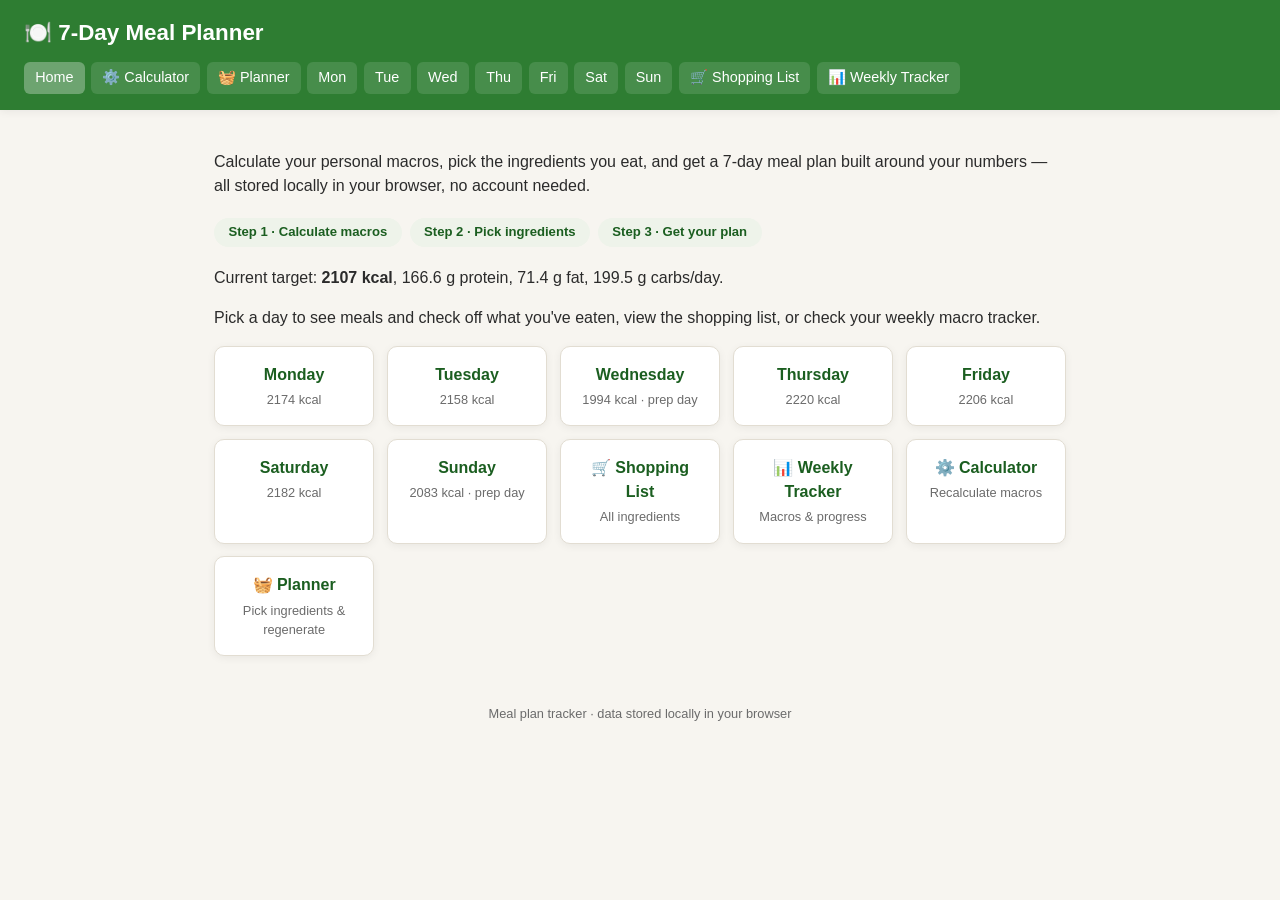
<file: index.html>
<!DOCTYPE html>
<html lang="en">
<head>
<meta charset="UTF-8">
<meta name="viewport" content="width=device-width, initial-scale=1.0">
<title>Meal Planner</title>
<link rel="stylesheet" href="css/style.css">
</head>
<body>
<header class="site-header">
  <h1>🍽️ 7-Day Meal Planner</h1>
  <nav class="main-nav" id="main-nav"></nav>
</header>
<main>
  <p class="intro-text">Calculate your personal macros, pick the ingredients you eat, and get a 7-day meal plan built around your numbers — all stored locally in your browser, no account needed.</p>

  <div class="step-banner">
    <span id="step1-badge">Step 1 · Calculate macros</span>
    <span id="step2-badge">Step 2 · Pick ingredients</span>
    <span id="step3-badge">Step 3 · Get your plan</span>
  </div>

  <p id="overall-target-line"></p>
  <p>Pick a day to see meals and check off what you've eaten, view the shopping list, or check your weekly macro tracker.</p>

  <div class="day-nav-grid" id="day-nav-grid"></div>
</main>
<footer class="site-footer">Meal plan tracker &middot; data stored locally in your browser</footer>
<script src="js/data.js"></script>
<script src="js/storage.js"></script>
<script src="js/state.js"></script>
<script src="js/nav.js"></script>
<script>
  renderNav('home');

  const target = getActiveOverallTarget();
  document.getElementById('overall-target-line').innerHTML =
    `Current target: <strong>${target.kcal} kcal</strong>, ${target.protein} g protein, ${target.fat} g fat, ${target.carbs} g carbs/day.`;

  if (loadMacros()) document.getElementById('step1-badge').classList.add('done');
  if (loadSelectedIngredients().length) document.getElementById('step2-badge').classList.add('done');
  if (hasGeneratedPlan()) document.getElementById('step3-badge').classList.add('done');

  const plan = getActiveMealPlan();
  const grid = document.getElementById('day-nav-grid');
  DAY_ORDER.forEach((day) => {
    const data = plan[day];
    const a = document.createElement('a');
    a.href = `src/${day.toLowerCase()}.html`;
    a.innerHTML = `${day}<span class="sub">${data.target.kcal} kcal${data.note ? ` · ${data.note}` : ''}</span>`;
    grid.appendChild(a);
  });
  grid.innerHTML += `
    <a href="src/shopping.html">🛒 Shopping List<span class="sub">All ingredients</span></a>
    <a href="src/tracker.html">📊 Weekly Tracker<span class="sub">Macros &amp; progress</span></a>
    <a href="calculator.html">⚙️ Calculator<span class="sub">Recalculate macros</span></a>
    <a href="planner.html">🧺 Planner<span class="sub">Pick ingredients &amp; regenerate</span></a>
  `;
</script>
</body>
</html>
</file>
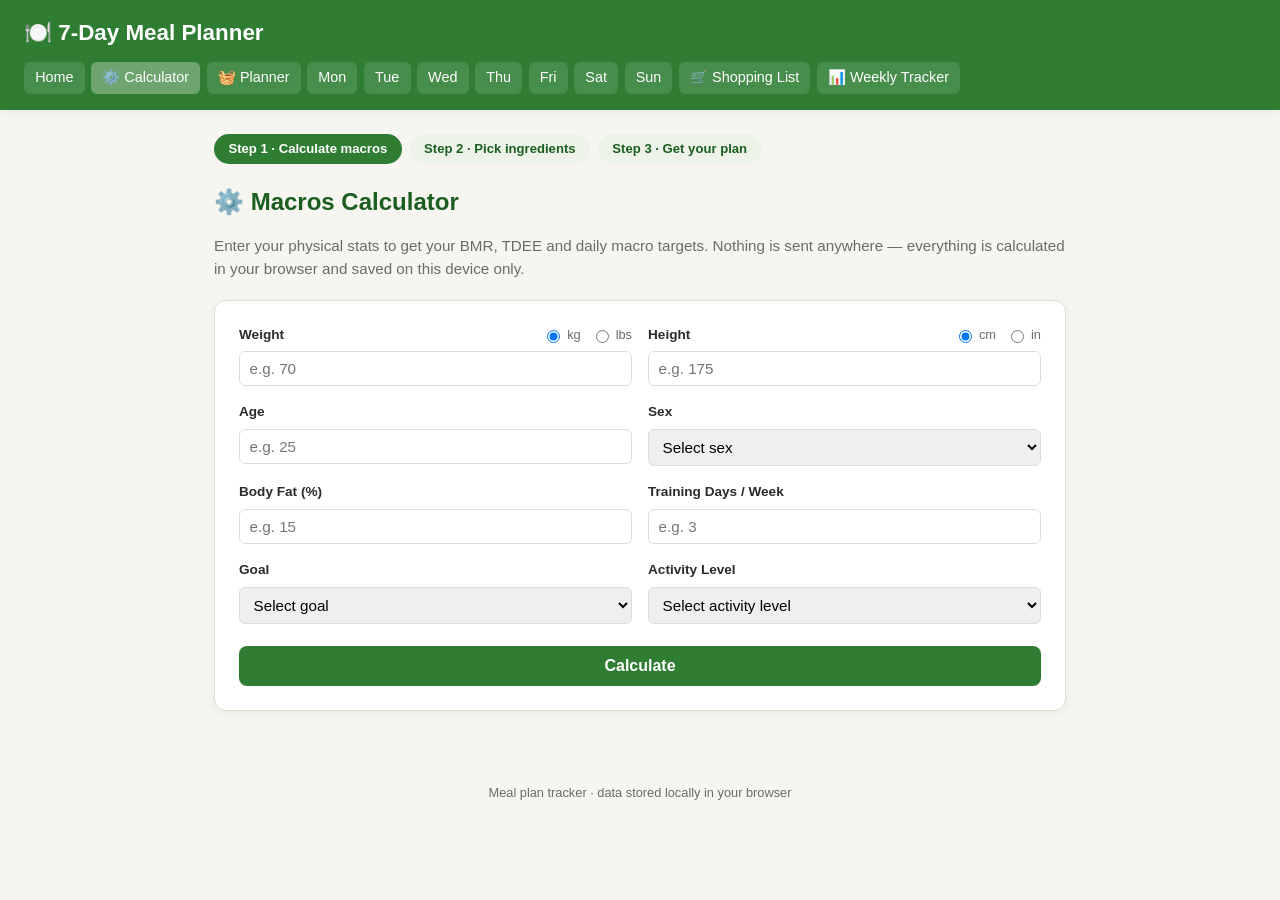
<file: calculator.html>
<!DOCTYPE html>
<html lang="en">
<head>
<meta charset="UTF-8">
<meta name="viewport" content="width=device-width, initial-scale=1.0">
<title>Macros Calculator - Meal Planner</title>
<link rel="stylesheet" href="css/style.css">
</head>
<body>
<header class="site-header">
  <h1>🍽️ 7-Day Meal Planner</h1>
  <nav class="main-nav" id="main-nav"></nav>
</header>
<main>
  <div class="step-banner">
    <span class="done">Step 1 · Calculate macros</span>
    <span>Step 2 · Pick ingredients</span>
    <span>Step 3 · Get your plan</span>
  </div>

  <h2 class="day-title">⚙️ Macros Calculator</h2>
  <p class="day-summary">Enter your physical stats to get your BMR, TDEE and daily macro targets. Nothing is sent anywhere — everything is calculated in your browser and saved on this device only.</p>

  <div class="form-card">
    <form id="calc-form" class="form-grid">
      <div class="field-group">
        <div class="unit-toggle-row">
          <span>Weight</span>
          <div style="display:flex; gap:10px;">
            <label class="radio-option"><input type="radio" name="weight_unit" value="kg" checked> kg</label>
            <label class="radio-option"><input type="radio" name="weight_unit" value="lb"> lbs</label>
          </div>
        </div>
        <input type="number" step="0.1" id="weight" min="1" required placeholder="e.g. 70">
      </div>

      <div class="field-group">
        <div class="unit-toggle-row">
          <span>Height</span>
          <div style="display:flex; gap:10px;">
            <label class="radio-option"><input type="radio" name="height_unit" value="cm" checked> cm</label>
            <label class="radio-option"><input type="radio" name="height_unit" value="in"> in</label>
          </div>
        </div>
        <input type="number" step="0.1" id="height" min="1" required placeholder="e.g. 175">
      </div>

      <div class="field-group">
        <label for="age">Age</label>
        <input id="age" type="number" min="1" required placeholder="e.g. 25">
      </div>

      <div class="field-group">
        <label for="sex">Sex</label>
        <select id="sex" required>
          <option value="" selected disabled>Select sex</option>
          <option value="male">Male</option>
          <option value="female">Female</option>
        </select>
      </div>

      <div class="field-group">
        <label for="bodyfat">Body Fat (%)</label>
        <input id="bodyfat" type="number" step="0.1" min="1" max="70" required placeholder="e.g. 15">
      </div>

      <div class="field-group">
        <label for="trainingdays">Training Days / Week</label>
        <input id="trainingdays" type="number" min="0" max="7" required placeholder="e.g. 3">
      </div>

      <div class="field-group">
        <label for="goal">Goal</label>
        <select id="goal" required>
          <option value="" selected disabled>Select goal</option>
          <option value="fatloss">Fat Loss</option>
          <option value="maintenance">Maintenance</option>
          <option value="musclegain">Muscle Gain</option>
        </select>
      </div>

      <div class="field-group">
        <label for="activity">Activity Level</label>
        <select id="activity" required>
          <option value="" selected disabled>Select activity level</option>
          <option value="1.2">Sedentary — little/no exercise</option>
          <option value="1.375">Lightly Active — 1-3 days/week</option>
          <option value="1.55">Moderately Active — 3-5 days/week</option>
          <option value="1.725">Very Active — 6-7 days/week</option>
          <option value="1.9">Extra Active — hard daily training/physical job</option>
        </select>
      </div>

      <div class="field-group" id="deficit-wrapper" style="display:none;">
        <label for="deficit">Deficit (kcal)</label>
        <input id="deficit" type="number" min="0" step="1" placeholder="e.g. 300">
      </div>

      <button type="submit" class="submit-btn">Calculate</button>
    </form>
  </div>

  <div id="results" style="display:none;">
    <h2>Basal Metabolic Rate (BMR)</h2>
    <p class="day-summary">Click a method below to use it for your TDEE and macro targets.</p>
    <div class="result-grid">
      <div class="result-item selectable" id="bmr-mifflin" data-method="mifflin"><span class="label">Mifflin-St Jeor</span><span class="value" id="r-mifflin"></span></div>
      <div class="result-item selectable" id="bmr-harris" data-method="harris"><span class="label">Harris-Benedict</span><span class="value" id="r-harris"></span></div>
      <div class="result-item selectable" id="bmr-katch" data-method="katch"><span class="label">Katch-McArdle</span><span class="value" id="r-katch"></span></div>
    </div>

    <h2>Daily Energy &amp; Macros</h2>
    <div class="result-grid">
      <div class="result-item highlight"><span class="label">TDEE</span><span class="value" id="r-tdee"></span></div>
      <div class="result-item highlight"><span class="label">Target Calories</span><span class="value" id="r-calories"></span></div>
      <div class="result-item"><span class="label">Applied Deficit</span><span class="value" id="r-deficit"></span></div>
    </div>
    <div class="result-grid">
      <div class="result-item"><span class="label">Protein</span><span class="value" id="r-protein"></span></div>
      <div class="result-item"><span class="label">Fat</span><span class="value" id="r-fat"></span></div>
      <div class="result-item"><span class="label">Carbs</span><span class="value" id="r-carbs"></span></div>
    </div>

    <div class="info-box">
      Your macros are saved in this browser. Head to the Planner to pick the ingredients you have on hand and generate a 7-day meal plan built around these numbers.
    </div>

    <a class="submit-btn" href="planner.html" style="display:inline-block; text-decoration:none; text-align:center;">Continue to Planner &rarr;</a>
  </div>
</main>
<footer class="site-footer">Meal plan tracker &middot; data stored locally in your browser</footer>
<script src="js/data.js"></script>
<script src="js/storage.js"></script>
<script src="js/state.js"></script>
<script src="js/nav.js"></script>
<script src="js/macroEngine.js"></script>
<script>
  renderNav('calculator');

  const goalSelect = document.getElementById('goal');
  const deficitWrapper = document.getElementById('deficit-wrapper');
  const deficitInput = document.getElementById('deficit');

  function toggleDeficitField() {
    const show = goalSelect.value === 'fatloss';
    deficitWrapper.style.display = show ? 'flex' : 'none';
    deficitInput.required = show;
    if (!show) deficitInput.value = '';
  }
  goalSelect.addEventListener('change', toggleDeficitField);

  function fmt(n, unit) { return `${n} ${unit}`; }

  const bmrCards = {
    mifflin: document.getElementById('bmr-mifflin'),
    harris: document.getElementById('bmr-harris'),
    katch: document.getElementById('bmr-katch')
  };

  function highlightMethod(method) {
    Object.entries(bmrCards).forEach(([key, el]) => {
      el.classList.toggle('selected', key === method);
    });
  }

  function showResults(macros) {
    document.getElementById('r-mifflin').textContent = fmt(macros.mifflin, 'kcal');
    document.getElementById('r-harris').textContent = fmt(macros.harris, 'kcal');
    document.getElementById('r-katch').textContent = fmt(macros.katch, 'kcal');
    document.getElementById('r-tdee').textContent = fmt(macros.tdee, 'kcal');
    document.getElementById('r-calories').textContent = fmt(macros.calories, 'kcal');
    document.getElementById('r-deficit').textContent = fmt(macros.deficit, 'kcal');
    document.getElementById('r-protein').textContent = fmt(macros.protein, 'g');
    document.getElementById('r-fat').textContent = fmt(macros.fat, 'g');
    document.getElementById('r-carbs').textContent = fmt(macros.carbs, 'g');
    document.getElementById('results').style.display = 'block';
    highlightMethod(macros.tdeeMethod || 'mifflin');
  }

  function readProfileFromForm() {
    const weightUnit = document.querySelector('input[name="weight_unit"]:checked').value;
    const heightUnit = document.querySelector('input[name="height_unit"]:checked').value;
    let weightKg = parseFloat(document.getElementById('weight').value);
    let heightCm = parseFloat(document.getElementById('height').value);
    if (weightUnit === 'lb') weightKg = lbToKg(weightKg);
    if (heightUnit === 'in') heightCm = inToCm(heightCm);

    return {
      weightKg,
      heightCm,
      age: parseInt(document.getElementById('age').value, 10),
      sex: document.getElementById('sex').value,
      bodyFatPercent: parseFloat(document.getElementById('bodyfat').value),
      trainingDaysPerWeek: parseInt(document.getElementById('trainingdays').value, 10),
      goal: document.getElementById('goal').value,
      activityMultiplier: parseFloat(document.getElementById('activity').value),
      deficitCalories: parseInt(deficitInput.value || '0', 10),
      tdeeMethod: (loadProfile() || {}).tdeeMethod || 'mifflin'
    };
  }

  function recalcAndShow(profile) {
    const macros = computeMacroPlan(profile);
    macros.tdeeMethod = profile.tdeeMethod;
    saveProfile(profile);
    saveMacros(macros);
    clearGeneratedPlan(); // macros changed, previous generated plan is now stale
    showResults(macros);
    return macros;
  }

  document.getElementById('calc-form').addEventListener('submit', (e) => {
    e.preventDefault();
    const profile = readProfileFromForm();
    recalcAndShow(profile);
  });

  // Clicking a BMR card selects that method and recomputes TDEE/macros with it.
  Object.entries(bmrCards).forEach(([method, el]) => {
    el.addEventListener('click', () => {
      const profile = loadProfile();
      if (!profile) return;
      profile.tdeeMethod = method;
      recalcAndShow(profile);
    });
  });

  // Pre-fill from a previously saved profile, if any.
  (function prefill() {
    const p = loadProfile();
    if (!p) return;
    document.getElementById('weight').value = p.weightKg;
    document.getElementById('height').value = p.heightCm;
    document.getElementById('age').value = p.age;
    document.getElementById('sex').value = p.sex;
    document.getElementById('bodyfat').value = p.bodyFatPercent;
    document.getElementById('trainingdays').value = p.trainingDaysPerWeek;
    document.getElementById('goal').value = p.goal;
    document.getElementById('activity').value = p.activityMultiplier;
    deficitInput.value = p.deficitCalories || '';
    toggleDeficitField();
    const macros = loadMacros();
    if (macros) showResults(macros);
  })();
</script>
</body>
</html>
</file>
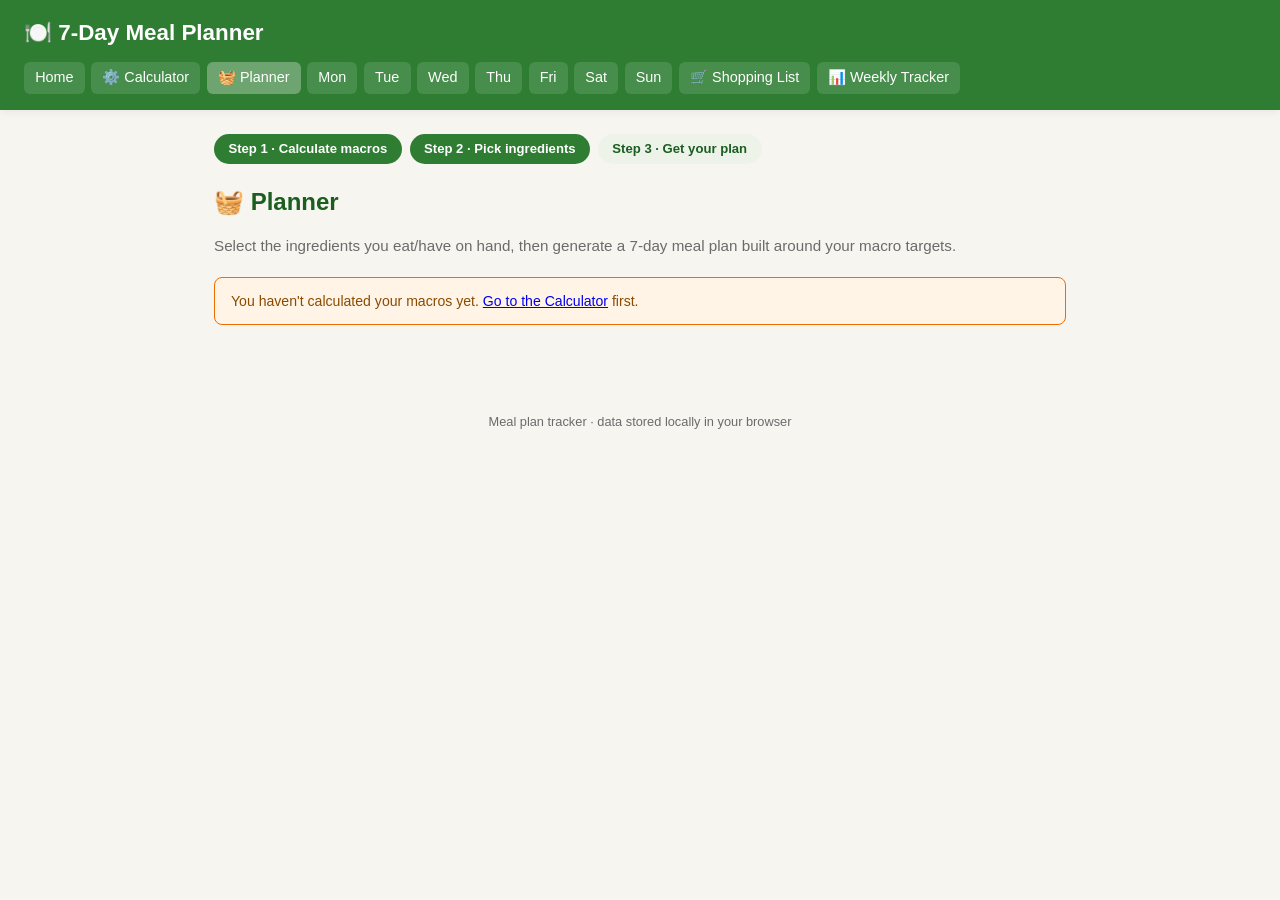
<file: planner.html>
<!DOCTYPE html>
<html lang="en">
<head>
<meta charset="UTF-8">
<meta name="viewport" content="width=device-width, initial-scale=1.0">
<title>Planner - Meal Planner</title>
<link rel="stylesheet" href="css/style.css">
</head>
<body>
<header class="site-header">
  <h1>🍽️ 7-Day Meal Planner</h1>
  <nav class="main-nav" id="main-nav"></nav>
</header>
<main>
  <div class="step-banner">
    <span class="done">Step 1 · Calculate macros</span>
    <span class="done">Step 2 · Pick ingredients</span>
    <span>Step 3 · Get your plan</span>
  </div>

  <h2 class="day-title">🧺 Planner</h2>
  <p class="day-summary">Select the ingredients you eat/have on hand, then generate a 7-day meal plan built around your macro targets.</p>

  <div id="no-macros-warning" class="warning-box" style="display:none;">
    You haven't calculated your macros yet. <a href="calculator.html">Go to the Calculator</a> first.
  </div>

  <div id="macro-summary" class="result-grid"></div>

  <div id="ingredient-picker" class="form-card">
    <div id="ingredient-groups"></div>
    <button id="generate-btn" class="submit-btn" type="button">Generate 7-Day Plan</button>
  </div>

  <div id="warnings" class="warning-box" style="display:none;"></div>

  <div id="plan-preview" style="display:none;">
    <h2>Your Generated Plan</h2>
    <div class="day-nav-grid" id="plan-day-grid"></div>
    <p class="day-summary">
      <a href="src/tracker.html">📊 Weekly Tracker</a> &middot;
      <a href="src/shopping.html">🛒 Shopping List</a>
    </p>
    <button id="regenerate-btn" class="submit-btn secondary" type="button">Regenerate (shuffle ingredient combos)</button>
  </div>
</main>
<footer class="site-footer">Meal plan tracker &middot; data stored locally in your browser</footer>
<script src="js/data.js"></script>
<script src="js/storage.js"></script>
<script src="js/state.js"></script>
<script src="js/nav.js"></script>
<script src="js/foodDatabase.js"></script>
<script src="js/mealEngine.js"></script>
<script>
  renderNav('planner');

  const macros = loadMacros();
  if (!macros) {
    document.getElementById('no-macros-warning').style.display = 'block';
    document.getElementById('ingredient-picker').style.display = 'none';
  } else {
    document.getElementById('macro-summary').innerHTML = `
      <div class="result-item highlight"><span class="label">Target Calories</span><span class="value">${macros.calories} kcal</span></div>
      <div class="result-item"><span class="label">Protein</span><span class="value">${macros.protein} g</span></div>
      <div class="result-item"><span class="label">Fat</span><span class="value">${macros.fat} g</span></div>
      <div class="result-item"><span class="label">Carbs</span><span class="value">${macros.carbs} g</span></div>
    `;
  }

  const selected = new Set(loadSelectedIngredients());

  function renderIngredientGroups() {
    const container = document.getElementById('ingredient-groups');
    container.innerHTML = '';
    ['protein', 'carb', 'fat', 'veg'].forEach((cat) => {
      const items = FOOD_DATABASE.filter((f) => f.category === cat);
      const section = document.createElement('div');
      section.className = 'ingredient-category';
      section.innerHTML = `<h3>${FOOD_CATEGORY_LABELS[cat]}</h3>`;
      const grid = document.createElement('div');
      grid.className = 'ingredient-grid';
      items.forEach((item) => {
        const label = document.createElement('label');
        label.className = 'ingredient-item';
        label.innerHTML = `<input type="checkbox" value="${item.id}" ${selected.has(item.id) ? 'checked' : ''}> ${item.name}`;
        label.querySelector('input').addEventListener('change', (e) => {
          if (e.target.checked) selected.add(item.id);
          else selected.delete(item.id);
          saveSelectedIngredients(Array.from(selected));
        });
        grid.appendChild(label);
      });
      section.appendChild(grid);
      container.appendChild(section);
    });
  }

  function renderPlanPreview(plan) {
    const grid = document.getElementById('plan-day-grid');
    grid.innerHTML = '';
    DAY_ORDER.forEach((day) => {
      const a = document.createElement('a');
      a.href = `src/${day.toLowerCase()}.html`;
      a.innerHTML = `${day}<span class="sub">${plan[day].target.kcal} kcal</span>`;
      grid.appendChild(a);
    });
    document.getElementById('plan-preview').style.display = 'block';
  }

  function generatePlan() {
    if (!macros) return;
    if (!selected.size) {
      alert('Select at least a few ingredients first.');
      return;
    }
    const { plan, shoppingTotals, warnings } = generateWeekPlan(macros, Array.from(selected));
    saveGeneratedPlan(plan);
    saveGeneratedShopping(buildShoppingList(shoppingTotals));

    const warningBox = document.getElementById('warnings');
    if (warnings.length) {
      warningBox.style.display = 'block';
      warningBox.innerHTML = `<strong>Heads up:</strong><ul>${warnings.map((w) => `<li>${w}</li>`).join('')}</ul>`;
    } else {
      warningBox.style.display = 'none';
    }

    renderPlanPreview(plan);
  }

  document.getElementById('generate-btn').addEventListener('click', generatePlan);
  document.getElementById('regenerate-btn')?.addEventListener('click', generatePlan);

  renderIngredientGroups();
  if (hasGeneratedPlan()) {
    renderPlanPreview(getActiveMealPlan());
  }
</script>
</body>
</html>
</file>
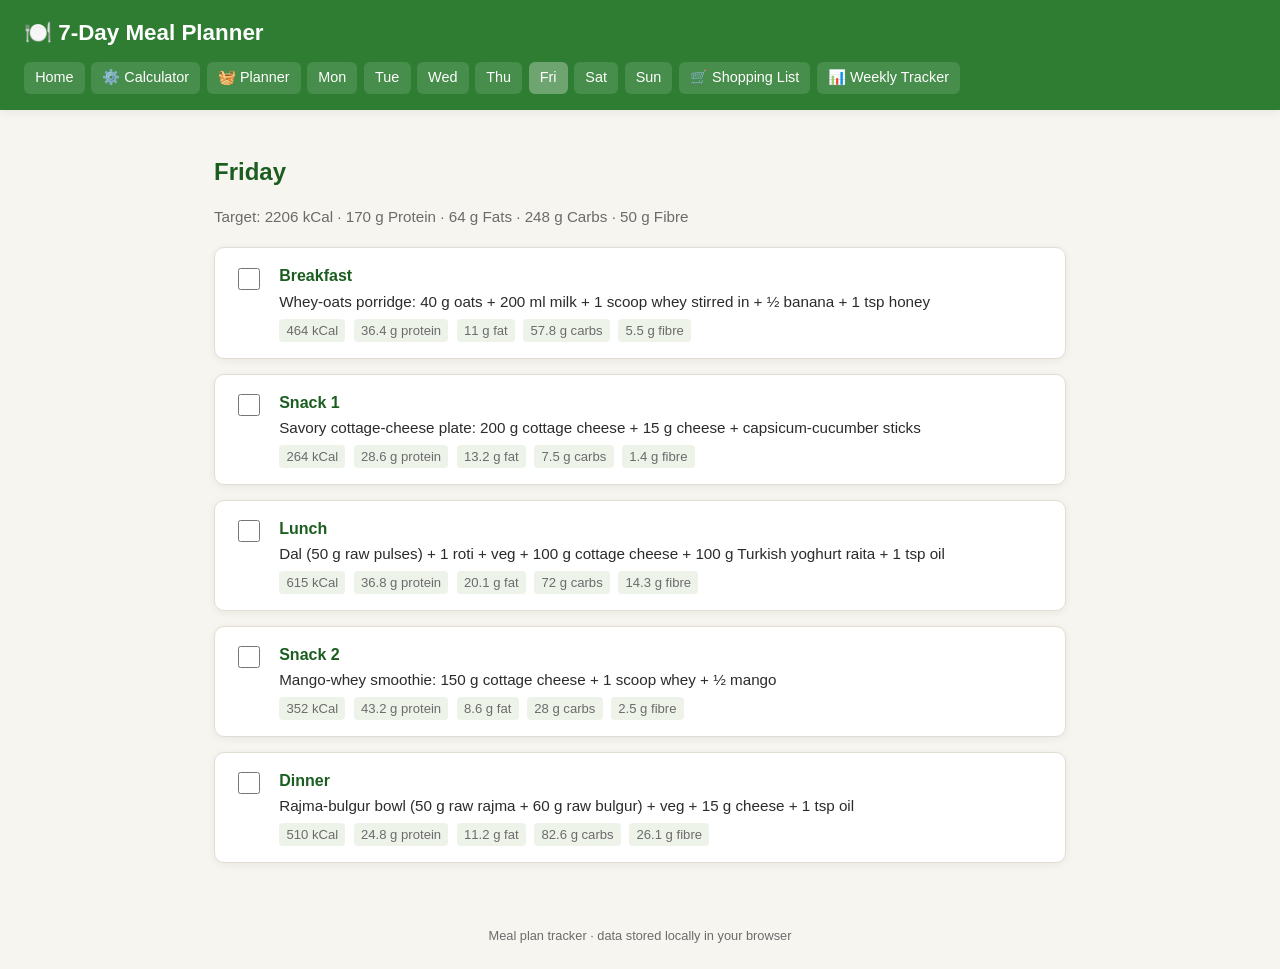
<file: src/friday.html>
<!DOCTYPE html>
<html lang="en">
<head>
<meta charset="UTF-8">
<meta name="viewport" content="width=device-width, initial-scale=1.0">
<title>Friday - Meal Planner</title>
<link rel="stylesheet" href="../css/style.css">
</head>
<body>
<header class="site-header">
  <h1>🍽️ 7-Day Meal Planner</h1>
  <nav class="main-nav" id="main-nav"></nav>
</header>
<main>
  <h2 class="day-title" id="day-title">Friday</h2>
  <p class="day-summary" id="day-summary"></p>
  <div id="meal-list"></div>
</main>
<footer class="site-footer">Meal plan tracker &middot; data stored locally in your browser</footer>
<script src="../js/data.js"></script>
<script src="../js/storage.js"></script>
<script src="../js/state.js"></script>
<script src="../js/nav.js"></script>
<script>
  window.CURRENT_DAY = "Friday";
  renderNav('Friday');
</script>
<script src="../js/day.js"></script>
</body>
</html>
</file>
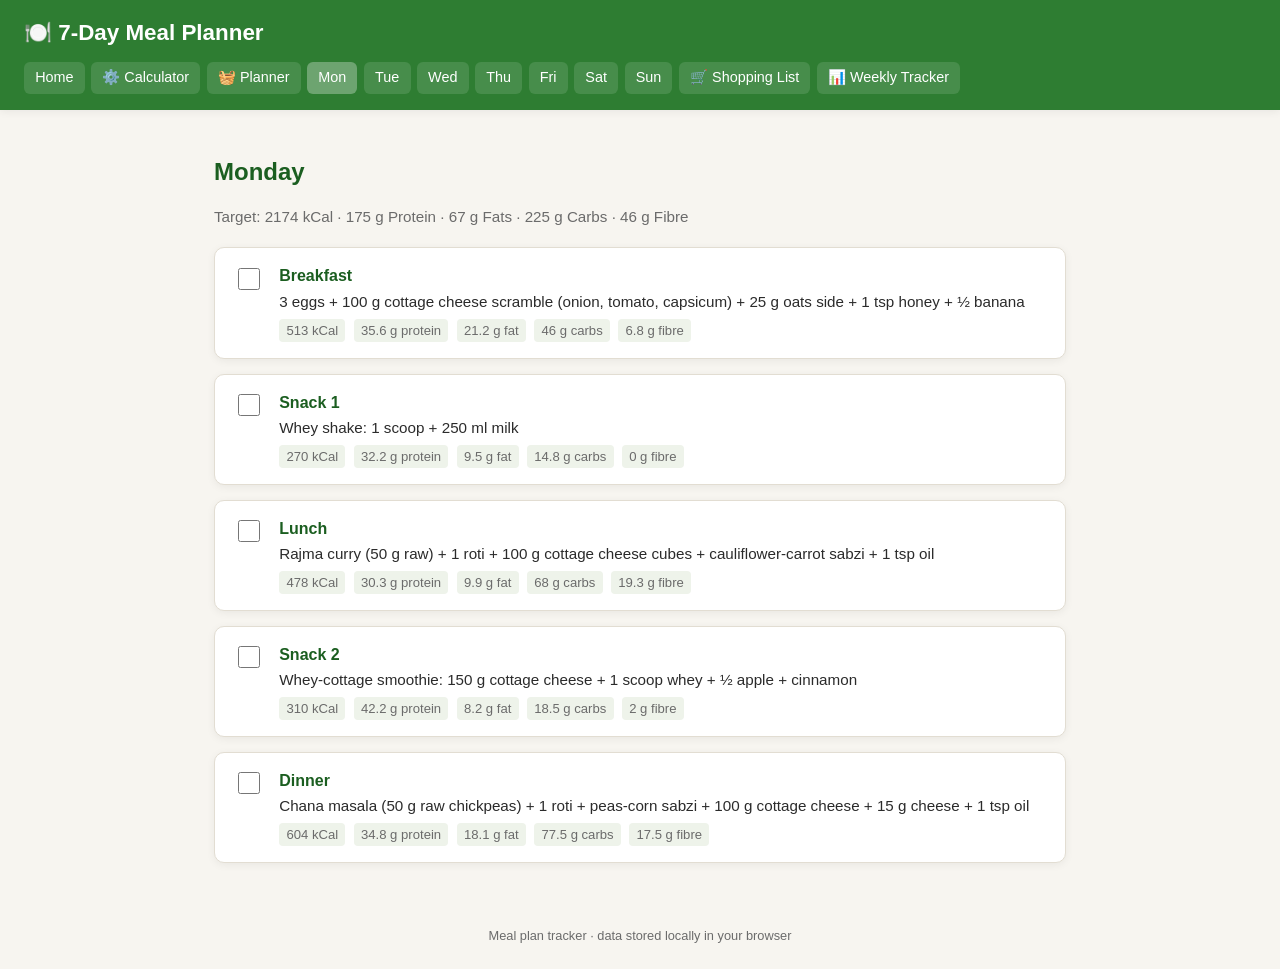
<file: src/monday.html>
<!DOCTYPE html>
<html lang="en">
<head>
<meta charset="UTF-8">
<meta name="viewport" content="width=device-width, initial-scale=1.0">
<title>Monday - Meal Planner</title>
<link rel="stylesheet" href="../css/style.css">
</head>
<body>
<header class="site-header">
  <h1>🍽️ 7-Day Meal Planner</h1>
  <nav class="main-nav" id="main-nav"></nav>
</header>
<main>
  <h2 class="day-title" id="day-title">Monday</h2>
  <p class="day-summary" id="day-summary"></p>
  <div id="meal-list"></div>
</main>
<footer class="site-footer">Meal plan tracker &middot; data stored locally in your browser</footer>
<script src="../js/data.js"></script>
<script src="../js/storage.js"></script>
<script src="../js/state.js"></script>
<script src="../js/nav.js"></script>
<script>
  window.CURRENT_DAY = "Monday";
  renderNav('Monday');
</script>
<script src="../js/day.js"></script>
</body>
</html>
</file>
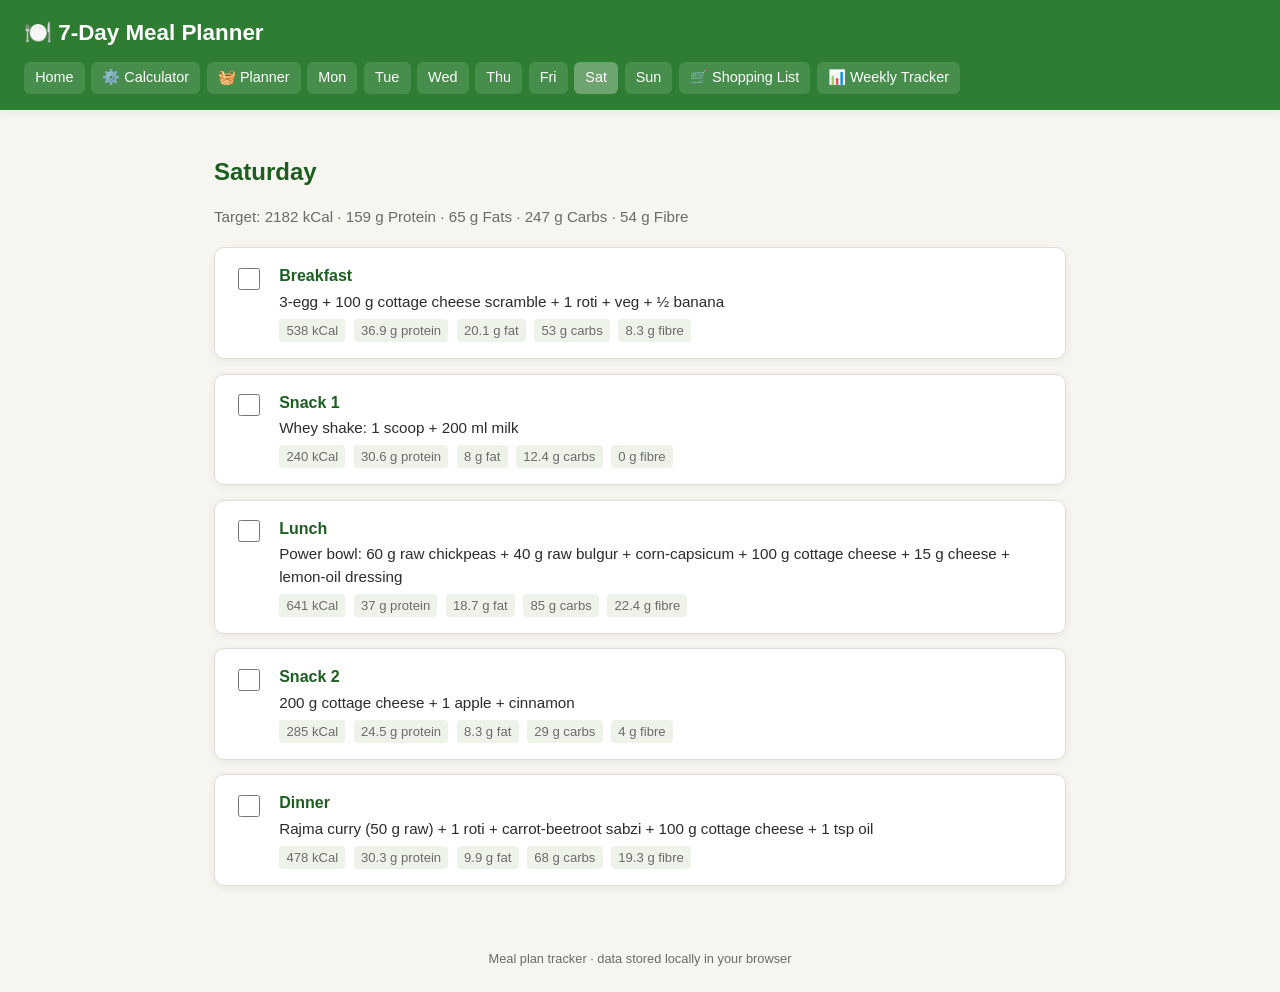
<file: src/saturday.html>
<!DOCTYPE html>
<html lang="en">
<head>
<meta charset="UTF-8">
<meta name="viewport" content="width=device-width, initial-scale=1.0">
<title>Saturday - Meal Planner</title>
<link rel="stylesheet" href="../css/style.css">
</head>
<body>
<header class="site-header">
  <h1>🍽️ 7-Day Meal Planner</h1>
  <nav class="main-nav" id="main-nav"></nav>
</header>
<main>
  <h2 class="day-title" id="day-title">Saturday</h2>
  <p class="day-summary" id="day-summary"></p>
  <div id="meal-list"></div>
</main>
<footer class="site-footer">Meal plan tracker &middot; data stored locally in your browser</footer>
<script src="../js/data.js"></script>
<script src="../js/storage.js"></script>
<script src="../js/state.js"></script>
<script src="../js/nav.js"></script>
<script>
  window.CURRENT_DAY = "Saturday";
  renderNav('Saturday');
</script>
<script src="../js/day.js"></script>
</body>
</html>
</file>
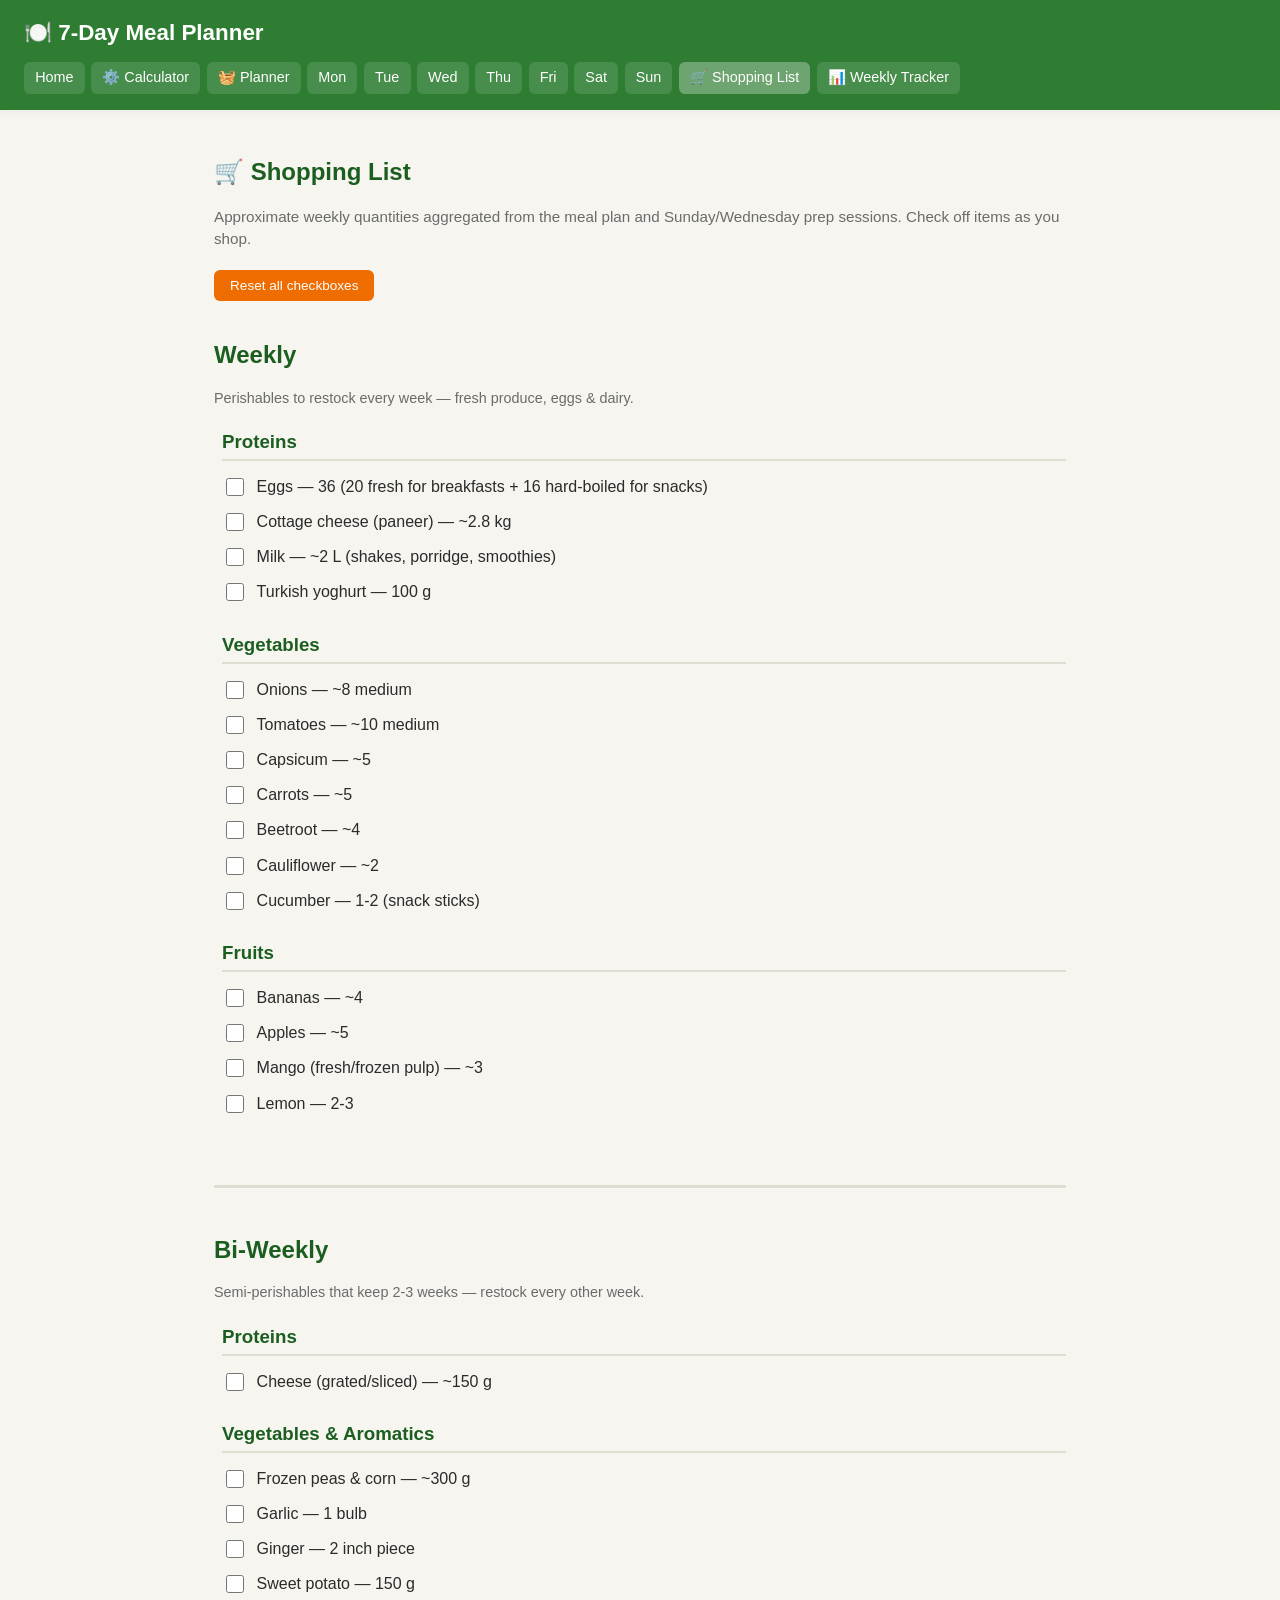
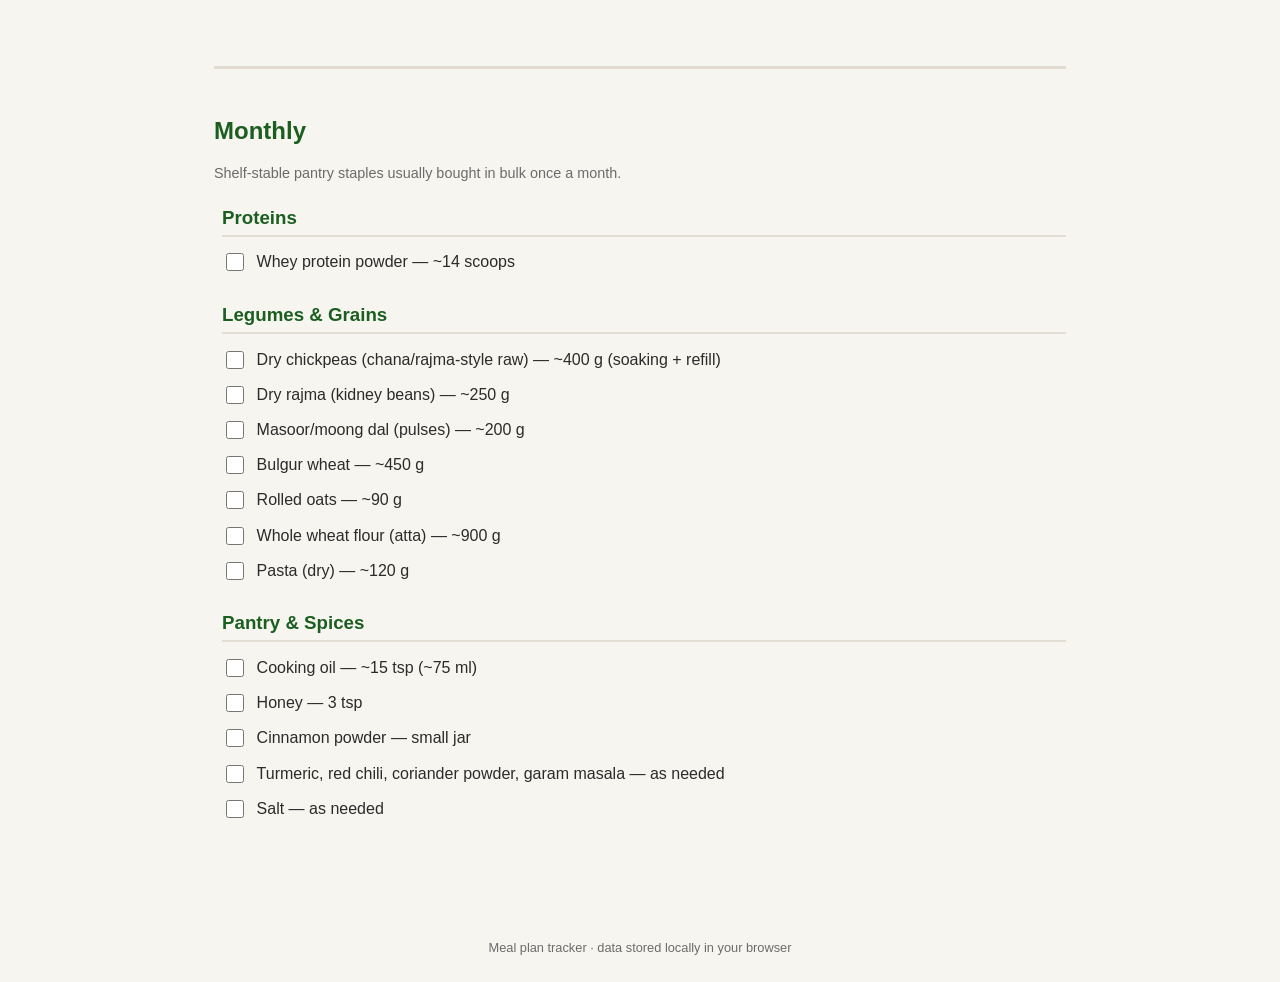
<file: src/shopping.html>
<!DOCTYPE html>
<html lang="en">
<head>
<meta charset="UTF-8">
<meta name="viewport" content="width=device-width, initial-scale=1.0">
<title>Shopping List - Meal Planner</title>
<link rel="stylesheet" href="../css/style.css">
</head>
<body>
<header class="site-header">
  <h1>🍽️ 7-Day Meal Planner</h1>
  <nav class="main-nav" id="main-nav"></nav>
</header>
<main>
  <h2 class="day-title">🛒 Shopping List</h2>
  <p class="day-summary">Approximate weekly quantities aggregated from the meal plan and Sunday/Wednesday prep sessions. Check off items as you shop.</p>
  <button class="reset-btn" onclick="resetShoppingList()">Reset all checkboxes</button>
  <div id="shopping-list"></div>
</main>
<footer class="site-footer">Meal plan tracker &middot; data stored locally in your browser</footer>
<script src="../js/data.js"></script>
<script src="../js/storage.js"></script>
<script src="../js/state.js"></script>
<script src="../js/nav.js"></script>
<script>renderNav('shopping');</script>
<script src="../js/shopping.js"></script>
</body>
</html>
</file>
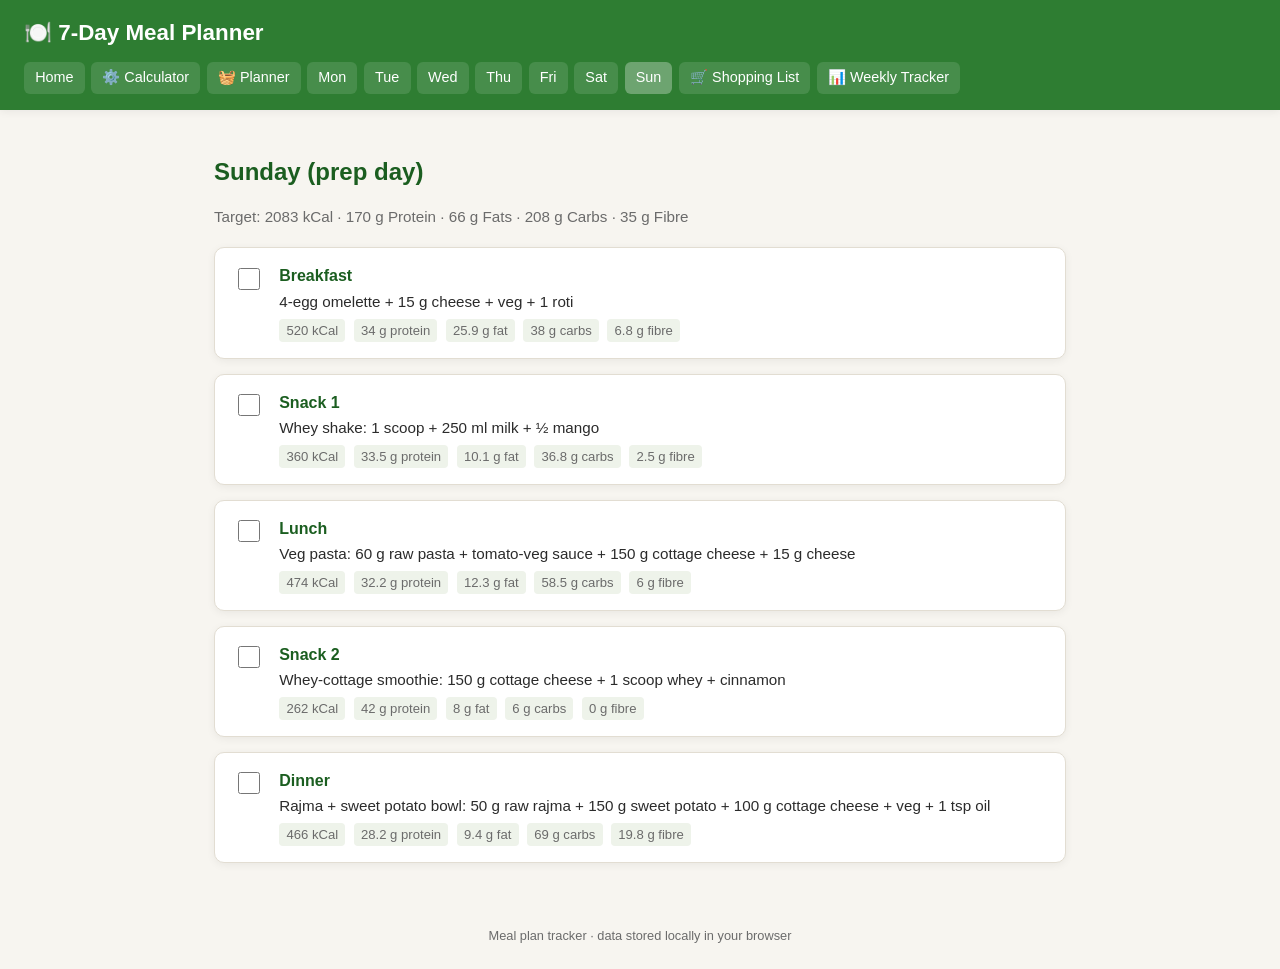
<file: src/sunday.html>
<!DOCTYPE html>
<html lang="en">
<head>
<meta charset="UTF-8">
<meta name="viewport" content="width=device-width, initial-scale=1.0">
<title>Sunday - Meal Planner</title>
<link rel="stylesheet" href="../css/style.css">
</head>
<body>
<header class="site-header">
  <h1>🍽️ 7-Day Meal Planner</h1>
  <nav class="main-nav" id="main-nav"></nav>
</header>
<main>
  <h2 class="day-title" id="day-title">Sunday</h2>
  <p class="day-summary" id="day-summary"></p>
  <div id="meal-list"></div>
</main>
<footer class="site-footer">Meal plan tracker &middot; data stored locally in your browser</footer>
<script src="../js/data.js"></script>
<script src="../js/storage.js"></script>
<script src="../js/state.js"></script>
<script src="../js/nav.js"></script>
<script>
  window.CURRENT_DAY = "Sunday";
  renderNav('Sunday');
</script>
<script src="../js/day.js"></script>
</body>
</html>
</file>
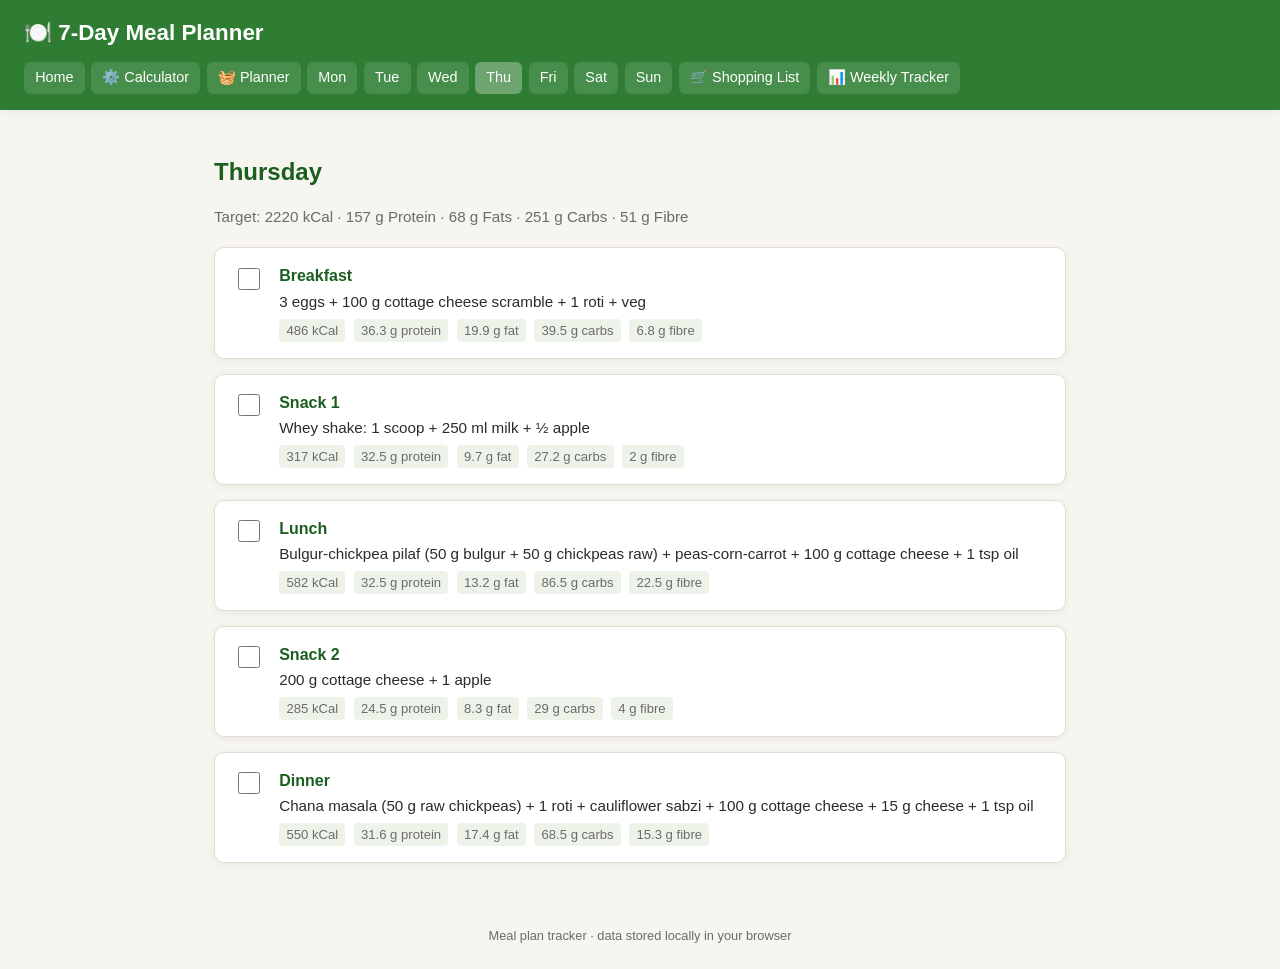
<file: src/thursday.html>
<!DOCTYPE html>
<html lang="en">
<head>
<meta charset="UTF-8">
<meta name="viewport" content="width=device-width, initial-scale=1.0">
<title>Thursday - Meal Planner</title>
<link rel="stylesheet" href="../css/style.css">
</head>
<body>
<header class="site-header">
  <h1>🍽️ 7-Day Meal Planner</h1>
  <nav class="main-nav" id="main-nav"></nav>
</header>
<main>
  <h2 class="day-title" id="day-title">Thursday</h2>
  <p class="day-summary" id="day-summary"></p>
  <div id="meal-list"></div>
</main>
<footer class="site-footer">Meal plan tracker &middot; data stored locally in your browser</footer>
<script src="../js/data.js"></script>
<script src="../js/storage.js"></script>
<script src="../js/state.js"></script>
<script src="../js/nav.js"></script>
<script>
  window.CURRENT_DAY = "Thursday";
  renderNav('Thursday');
</script>
<script src="../js/day.js"></script>
</body>
</html>
</file>
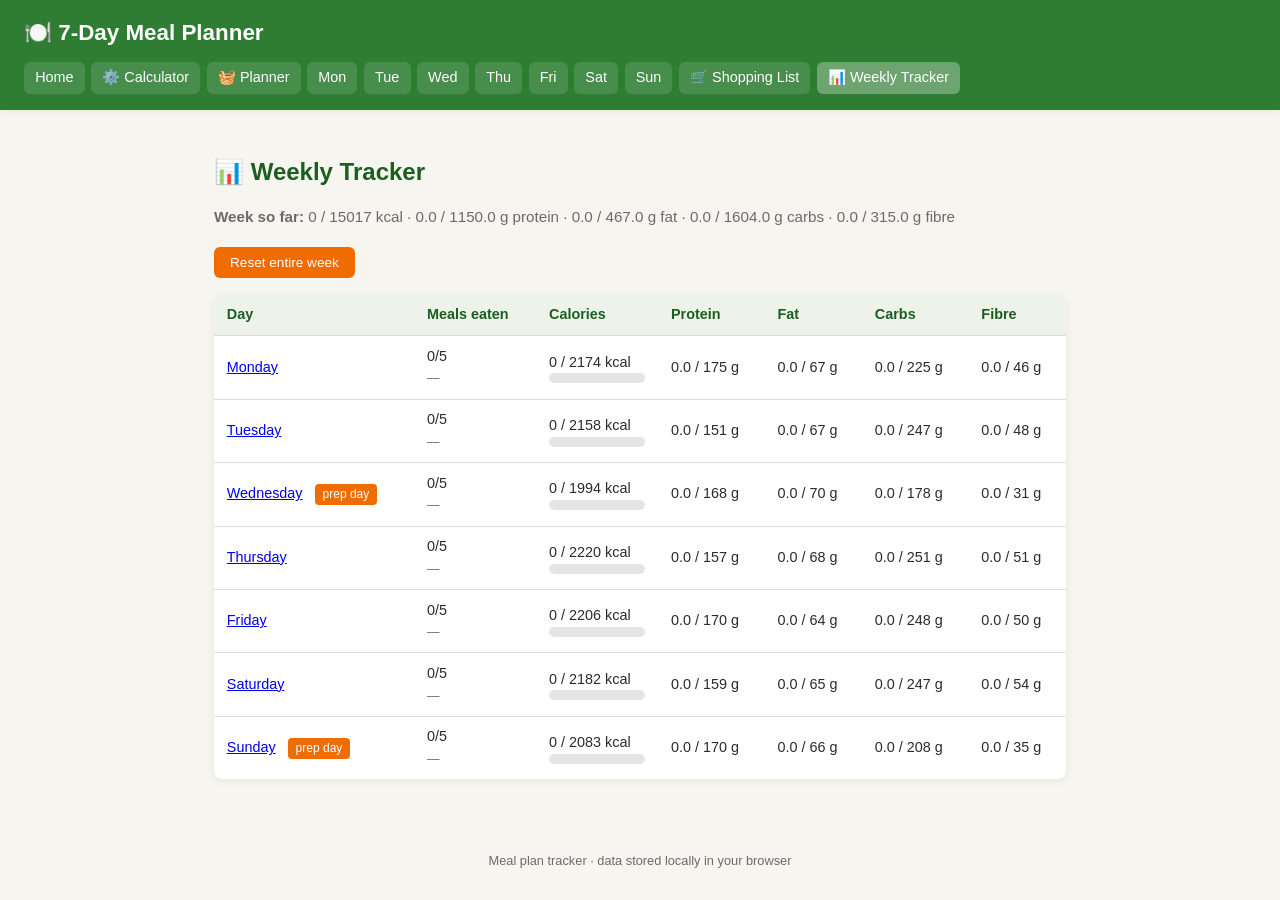
<file: src/tracker.html>
<!DOCTYPE html>
<html lang="en">
<head>
<meta charset="UTF-8">
<meta name="viewport" content="width=device-width, initial-scale=1.0">
<title>Weekly Tracker - Meal Planner</title>
<link rel="stylesheet" href="../css/style.css">
</head>
<body>
<header class="site-header">
  <h1>🍽️ 7-Day Meal Planner</h1>
  <nav class="main-nav" id="main-nav"></nav>
</header>
<main>
  <h2 class="day-title">📊 Weekly Tracker</h2>
  <p class="day-summary" id="week-summary"></p>
  <button class="reset-btn" onclick="resetWeek()">Reset entire week</button>
  <table class="data-table">
    <thead>
      <tr>
        <th>Day</th>
        <th>Meals eaten</th>
        <th>Calories</th>
        <th>Protein</th>
        <th>Fat</th>
        <th>Carbs</th>
        <th>Fibre</th>
      </tr>
    </thead>
    <tbody id="tracker-body"></tbody>
  </table>
</main>
<footer class="site-footer">Meal plan tracker &middot; data stored locally in your browser</footer>
<script src="../js/data.js"></script>
<script src="../js/storage.js"></script>
<script src="../js/state.js"></script>
<script src="../js/nav.js"></script>
<script>renderNav('tracker');</script>
<script src="../js/tracker.js"></script>
</body>
</html>
</file>
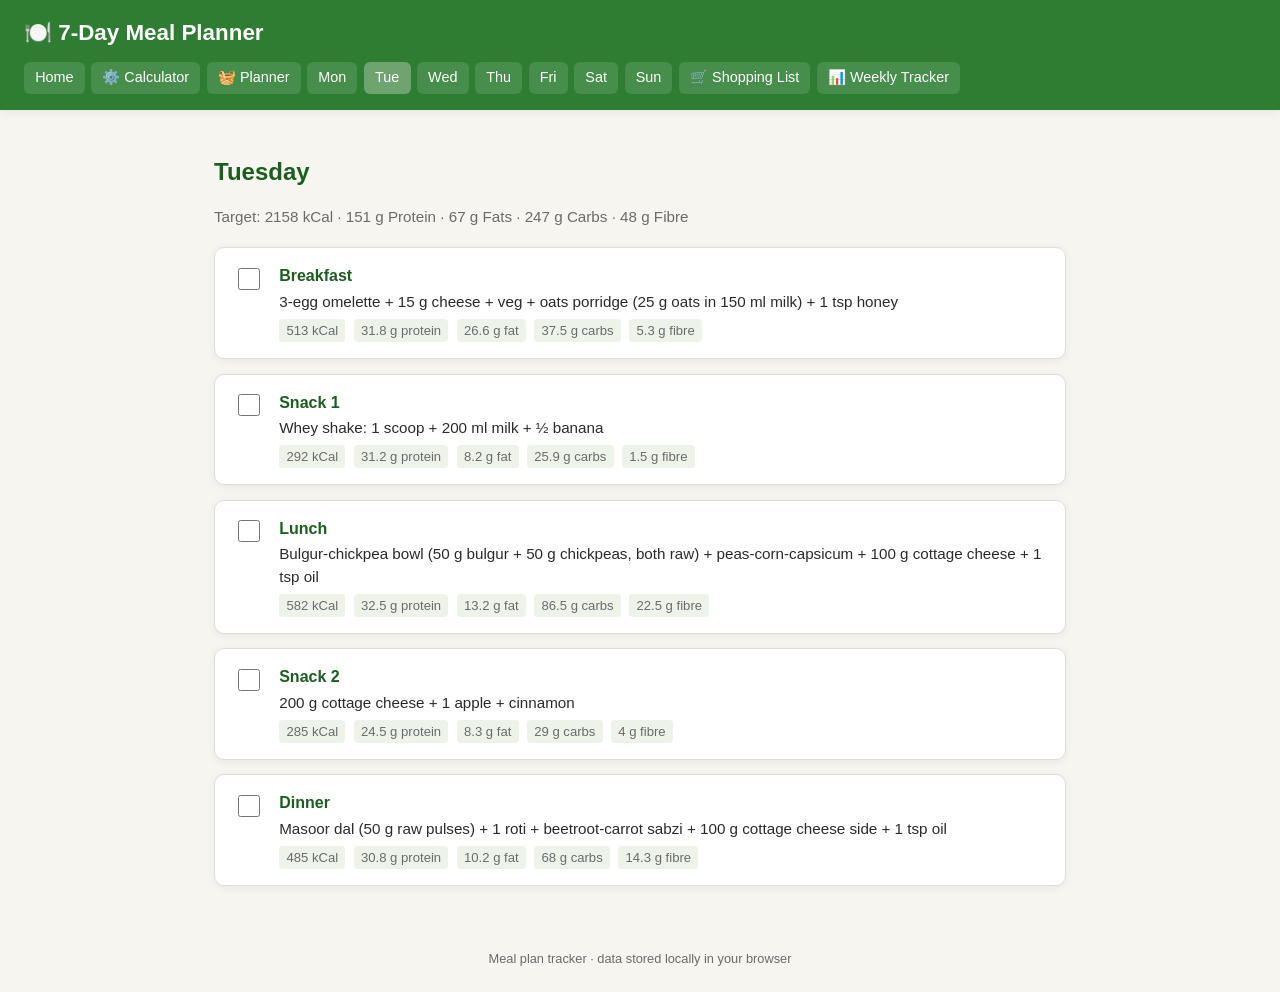
<file: src/tuesday.html>
<!DOCTYPE html>
<html lang="en">
<head>
<meta charset="UTF-8">
<meta name="viewport" content="width=device-width, initial-scale=1.0">
<title>Tuesday - Meal Planner</title>
<link rel="stylesheet" href="../css/style.css">
</head>
<body>
<header class="site-header">
  <h1>🍽️ 7-Day Meal Planner</h1>
  <nav class="main-nav" id="main-nav"></nav>
</header>
<main>
  <h2 class="day-title" id="day-title">Tuesday</h2>
  <p class="day-summary" id="day-summary"></p>
  <div id="meal-list"></div>
</main>
<footer class="site-footer">Meal plan tracker &middot; data stored locally in your browser</footer>
<script src="../js/data.js"></script>
<script src="../js/storage.js"></script>
<script src="../js/state.js"></script>
<script src="../js/nav.js"></script>
<script>
  window.CURRENT_DAY = "Tuesday";
  renderNav('Tuesday');
</script>
<script src="../js/day.js"></script>
</body>
</html>
</file>
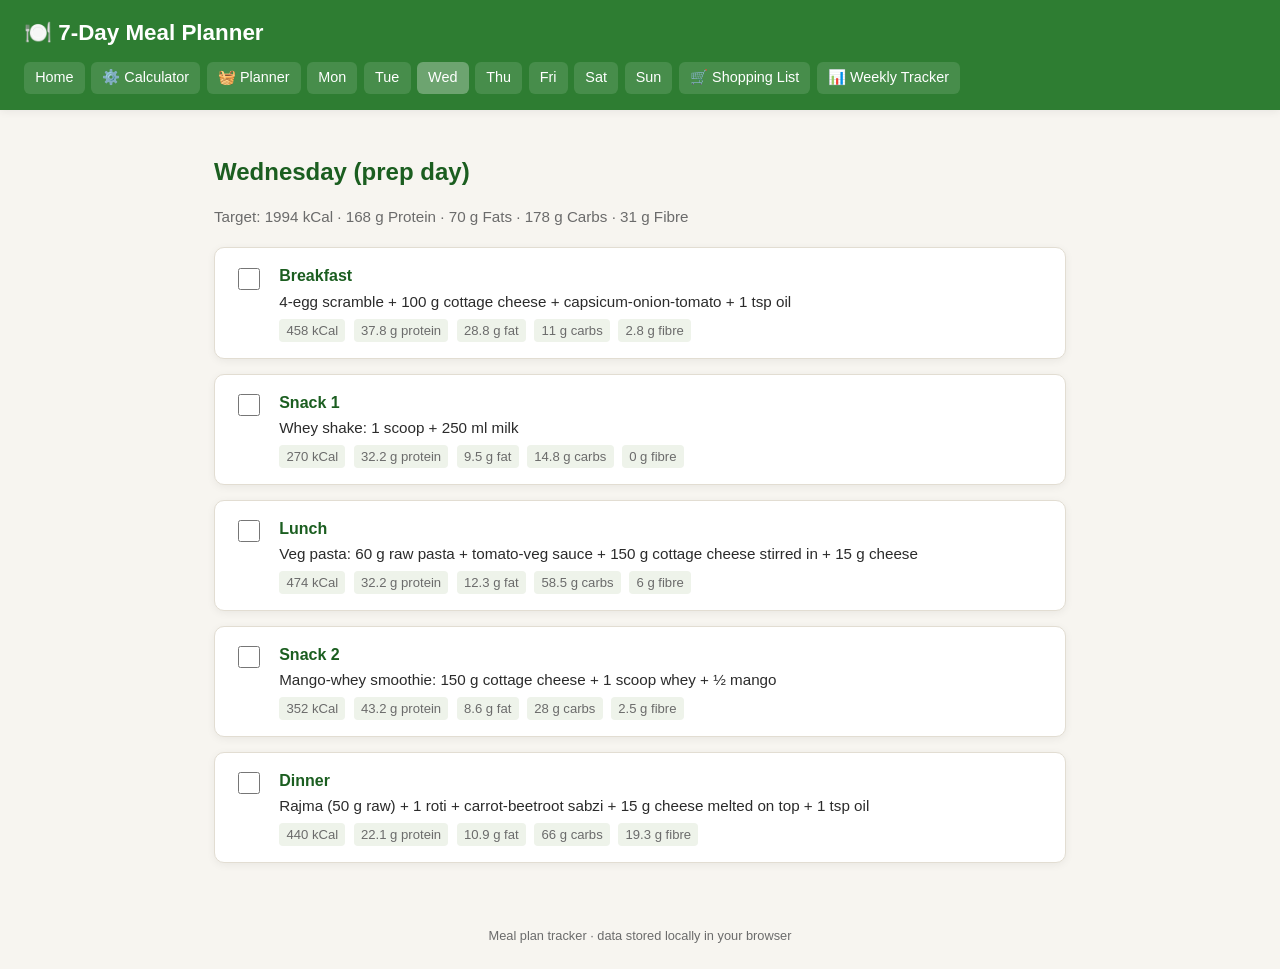
<file: src/wednesday.html>
<!DOCTYPE html>
<html lang="en">
<head>
<meta charset="UTF-8">
<meta name="viewport" content="width=device-width, initial-scale=1.0">
<title>Wednesday - Meal Planner</title>
<link rel="stylesheet" href="../css/style.css">
</head>
<body>
<header class="site-header">
  <h1>🍽️ 7-Day Meal Planner</h1>
  <nav class="main-nav" id="main-nav"></nav>
</header>
<main>
  <h2 class="day-title" id="day-title">Wednesday</h2>
  <p class="day-summary" id="day-summary"></p>
  <div id="meal-list"></div>
</main>
<footer class="site-footer">Meal plan tracker &middot; data stored locally in your browser</footer>
<script src="../js/data.js"></script>
<script src="../js/storage.js"></script>
<script src="../js/state.js"></script>
<script src="../js/nav.js"></script>
<script>
  window.CURRENT_DAY = "Wednesday";
  renderNav('Wednesday');
</script>
<script src="../js/day.js"></script>
</body>
</html>
</file>
<file: css/style.css>
:root {
  --bg: #f7f5f0;
  --card-bg: #ffffff;
  --primary: #2e7d32;
  --primary-dark: #1b5e20;
  --accent: #ef6c00;
  --text: #2b2b2b;
  --muted: #6b6b6b;
  --border: #e2ddd2;
  --shadow: 0 2px 8px rgba(0,0,0,0.06);
}

* { box-sizing: border-box; }

body {
  margin: 0;
  font-family: -apple-system, BlinkMacSystemFont, "Segoe UI", Roboto, Helvetica, Arial, sans-serif;
  background: var(--bg);
  color: var(--text);
  line-height: 1.5;
}

header.site-header {
  background: var(--primary);
  color: #fff;
  padding: 1rem 1.5rem;
  box-shadow: var(--shadow);
}

header.site-header h1 {
  margin: 0 0 0.75rem 0;
  font-size: 1.4rem;
}

nav.main-nav {
  display: flex;
  flex-wrap: wrap;
  gap: 0.4rem;
}

nav.main-nav a {
  color: #fff;
  text-decoration: none;
  background: rgba(255,255,255,0.12);
  padding: 0.35rem 0.7rem;
  border-radius: 6px;
  font-size: 0.9rem;
  transition: background 0.15s;
}

nav.main-nav a:hover, nav.main-nav a.active {
  background: rgba(255,255,255,0.3);
}

main {
  max-width: 900px;
  margin: 0 auto;
  padding: 1.5rem;
}

h2.day-title {
  color: var(--primary-dark);
  margin-bottom: 0.2rem;
}

.day-summary {
  color: var(--muted);
  margin-bottom: 1.2rem;
  font-size: 0.95rem;
}

.badge {
  display: inline-block;
  background: var(--accent);
  color: #fff;
  border-radius: 4px;
  padding: 0.1rem 0.5rem;
  font-size: 0.75rem;
  margin-left: 0.5rem;
}

.meal-card {
  background: var(--card-bg);
  border: 1px solid var(--border);
  border-radius: 10px;
  padding: 1rem 1.2rem;
  margin-bottom: 0.9rem;
  box-shadow: var(--shadow);
  display: flex;
  gap: 1rem;
  align-items: flex-start;
  transition: opacity 0.2s;
}

.meal-card.eaten {
  opacity: 0.55;
}

.meal-card.eaten .meal-name {
  text-decoration: line-through;
}

.meal-checkbox {
  margin-top: 0.2rem;
  width: 22px;
  height: 22px;
  accent-color: var(--primary);
  cursor: pointer;
  flex-shrink: 0;
}

.meal-body { flex: 1; }

.meal-name {
  font-weight: 600;
  color: var(--primary-dark);
  margin-bottom: 0.15rem;
}

.meal-recipe {
  font-size: 0.95rem;
  margin-bottom: 0.35rem;
}

.meal-macros {
  font-size: 0.82rem;
  color: var(--muted);
}

.macro-pill {
  display: inline-block;
  background: #eef3ea;
  border-radius: 4px;
  padding: 0.1rem 0.45rem;
  margin-right: 0.3rem;
}

table.data-table {
  width: 100%;
  border-collapse: collapse;
  background: var(--card-bg);
  box-shadow: var(--shadow);
  border-radius: 8px;
  overflow: hidden;
  margin-bottom: 1.5rem;
}

table.data-table th, table.data-table td {
  padding: 0.6rem 0.8rem;
  text-align: left;
  border-bottom: 1px solid var(--border);
  font-size: 0.9rem;
}

table.data-table th {
  background: #eef3ea;
  color: var(--primary-dark);
}

table.data-table tr:last-child td { border-bottom: none; }

.progress-bar-outer {
  background: #e5e5e5;
  border-radius: 6px;
  height: 10px;
  overflow: hidden;
  width: 100%;
}

.progress-bar-inner {
  background: var(--primary);
  height: 100%;
}

.progress-bar-inner.over { background: var(--accent); }

.day-nav-grid {
  display: grid;
  grid-template-columns: repeat(auto-fit, minmax(140px, 1fr));
  gap: 0.8rem;
  margin-top: 1rem;
}

.day-nav-grid a {
  display: block;
  background: var(--card-bg);
  border: 1px solid var(--border);
  border-radius: 10px;
  padding: 1rem;
  text-align: center;
  text-decoration: none;
  color: var(--primary-dark);
  font-weight: 600;
  box-shadow: var(--shadow);
  transition: transform 0.15s;
}

.day-nav-grid a:hover { transform: translateY(-2px); }

.day-nav-grid span.sub {
  display: block;
  font-weight: 400;
  color: var(--muted);
  font-size: 0.8rem;
  margin-top: 0.2rem;
}

.frequency-group {
  margin-bottom: 2.2rem;
  padding-bottom: 0.5rem;
}

.frequency-group + .frequency-group {
  border-top: 3px solid var(--border);
  padding-top: 1.5rem;
}

.frequency-title {
  color: var(--primary-dark);
  margin-bottom: 0.2rem;
}

.frequency-note {
  color: var(--muted);
  font-size: 0.9rem;
  margin-bottom: 1rem;
}

section.category {
  margin-bottom: 1.3rem;
  margin-left: 0.5rem;
}

section.category h3 {
  color: var(--primary-dark);
  margin-bottom: 0.5rem;
  border-bottom: 2px solid var(--border);
  padding-bottom: 0.2rem;
}

.shop-item {
  display: flex;
  align-items: center;
  gap: 0.6rem;
  padding: 0.35rem 0;
}

.shop-item input {
  width: 18px;
  height: 18px;
  accent-color: var(--primary);
}

.shop-item.checked label {
  text-decoration: line-through;
  color: var(--muted);
}

.reset-btn {
  background: var(--accent);
  color: #fff;
  border: none;
  padding: 0.5rem 1rem;
  border-radius: 6px;
  cursor: pointer;
  font-size: 0.85rem;
  margin-bottom: 1rem;
}

.reset-btn:hover { opacity: 0.9; }

footer.site-footer {
  text-align: center;
  color: var(--muted);
  font-size: 0.8rem;
  padding: 1.5rem;
}

/* --- Calculator & Planner pages --- */

.intro-text {
  margin-bottom: 1.2rem;
}

.form-card {
  background: var(--card-bg);
  border: 1px solid var(--border);
  border-radius: 12px;
  padding: 1.5rem;
  box-shadow: var(--shadow);
  margin-bottom: 1.5rem;
}

.form-grid {
  display: grid;
  grid-template-columns: minmax(0, 1fr) minmax(0, 1fr);
  gap: 1rem;
}

@media (max-width: 560px) {
  .form-grid { grid-template-columns: 1fr; }
}

.field-group {
  display: flex;
  flex-direction: column;
  gap: 0.4rem;
  font-size: 0.85rem;
  font-weight: 600;
  color: var(--text);
}

.field-group input,
.field-group select {
  padding: 0.5rem 0.6rem;
  border: 1px solid var(--border);
  border-radius: 6px;
  font-size: 0.95rem;
  font-family: inherit;
}

.unit-toggle-row {
  display: flex;
  align-items: center;
  justify-content: space-between;
}

.radio-option {
  display: inline-flex;
  align-items: center;
  gap: 4px;
  font-size: 0.8rem;
  font-weight: 500;
  color: var(--muted);
}

.submit-btn {
  grid-column: 1 / -1;
  background: var(--primary);
  color: #fff;
  border: none;
  padding: 0.7rem 1.2rem;
  border-radius: 8px;
  font-size: 1rem;
  font-weight: 600;
  cursor: pointer;
  margin-top: 0.4rem;
}

.submit-btn:hover { background: var(--primary-dark); }

.submit-btn.secondary {
  background: var(--accent);
}

.result-grid {
  display: grid;
  grid-template-columns: repeat(auto-fit, minmax(150px, 1fr));
  gap: 0.8rem;
  margin-bottom: 1.2rem;
}

.result-item {
  background: var(--card-bg);
  border: 1px solid var(--border);
  border-radius: 10px;
  padding: 0.8rem 1rem;
  box-shadow: var(--shadow);
}

.result-item .label {
  display: block;
  font-size: 0.78rem;
  color: var(--muted);
  margin-bottom: 0.2rem;
}

.result-item .value {
  font-size: 1.15rem;
  font-weight: 700;
  color: var(--primary-dark);
}

.result-item.highlight {
  border-color: var(--primary);
  background: #eef3ea;
}

.result-item.selectable {
  cursor: pointer;
  transition: border-color 0.15s ease, background 0.15s ease, transform 0.1s ease;
}

.result-item.selectable:hover {
  border-color: var(--primary);
  transform: translateY(-1px);
}

.result-item.selectable.selected {
  border-color: var(--primary);
  background: #eef3ea;
  box-shadow: 0 0 0 2px var(--primary) inset;
}

.result-item.selectable .label::after {
  content: "";
}

.result-item.selectable.selected .label::before {
  content: "✓ ";
  color: var(--primary-dark);
}

.ingredient-grid {
  display: grid;
  grid-template-columns: repeat(auto-fill, minmax(220px, 1fr));
  gap: 0.5rem;
  margin-bottom: 1.2rem;
}

.ingredient-category h3 {
  color: var(--primary-dark);
  margin: 1.2rem 0 0.5rem;
  border-bottom: 2px solid var(--border);
  padding-bottom: 0.2rem;
}

.ingredient-item {
  display: flex;
  align-items: center;
  gap: 0.5rem;
  padding: 0.3rem 0;
  font-size: 0.92rem;
}

.ingredient-item input {
  width: 18px;
  height: 18px;
  accent-color: var(--primary);
}

.warning-box {
  background: #fff4e5;
  border: 1px solid var(--accent);
  color: #8a4b00;
  border-radius: 8px;
  padding: 0.8rem 1rem;
  margin-bottom: 1.2rem;
  font-size: 0.88rem;
}

.warning-box ul {
  margin: 0.3rem 0 0;
  padding-left: 1.2rem;
}

.info-box {
  background: #f5f3ff;
  border: 1px solid #ddd6fe;
  border-radius: 8px;
  padding: 0.9rem 1.1rem;
  font-size: 0.88rem;
  color: var(--muted);
  margin-bottom: 1.2rem;
}

.step-banner {
  display: flex;
  gap: 0.5rem;
  flex-wrap: wrap;
  margin-bottom: 1.2rem;
}

.step-banner span {
  background: #eef3ea;
  color: var(--primary-dark);
  border-radius: 20px;
  padding: 0.3rem 0.9rem;
  font-size: 0.82rem;
  font-weight: 600;
}

.step-banner span.done {
  background: var(--primary);
  color: #fff;
}
</file>
